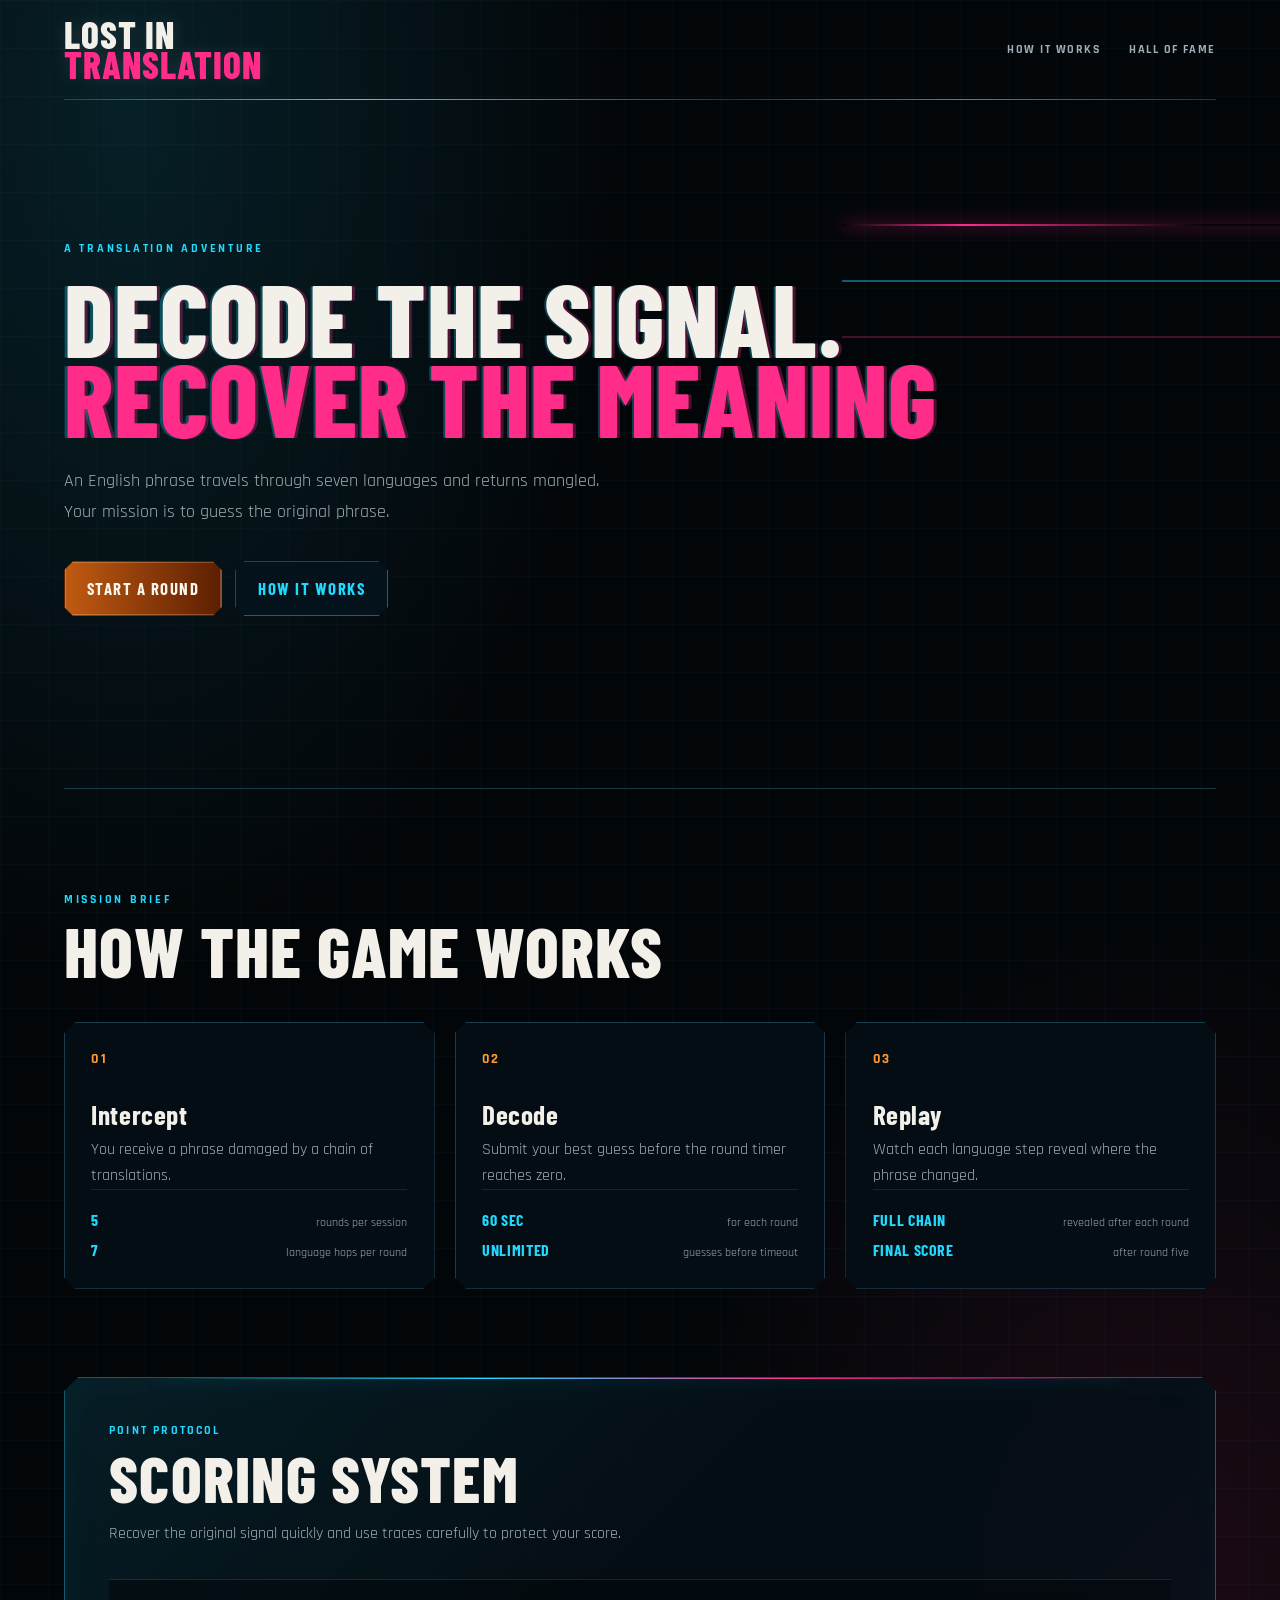
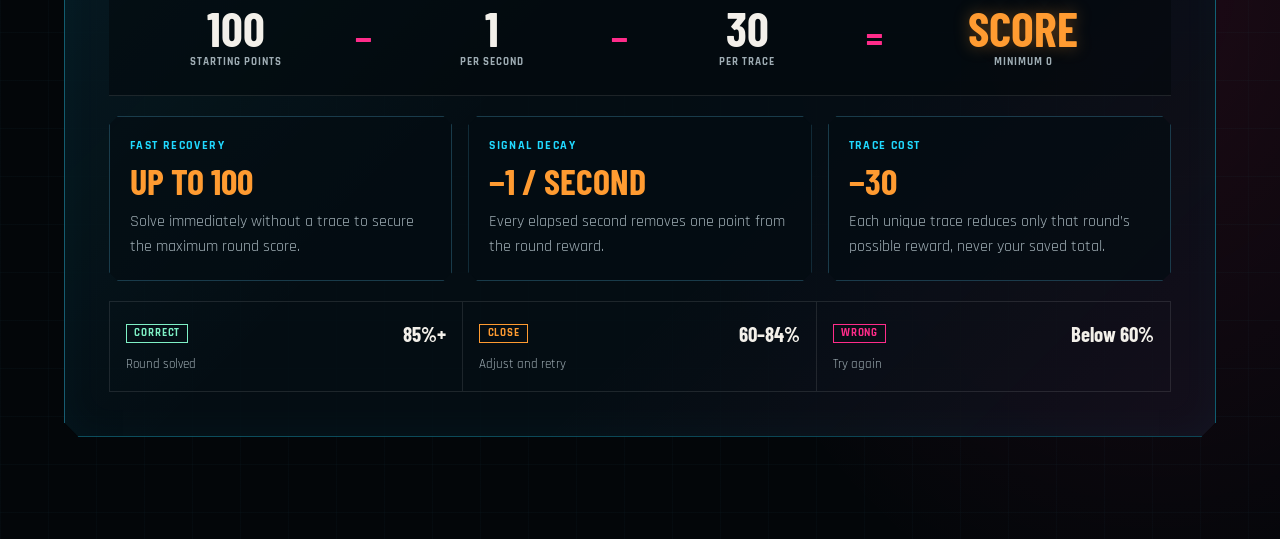
<file: index.html>
<!DOCTYPE html>
<html lang="en">
    <head>
        <meta charset="UTF-8">
        <meta name="viewport" content="width=device-width, initial-scale=1.0">
        <title>Lost in Translation</title>
        <link rel="stylesheet" href="game_client/styles/landing-page.css">
    </head>
    <body>
        <header class="site-header">
            <a class="site-logo" href="index.html">Lost in <span>Translation</span></a>
            <nav><a href="#how-it-works">How it works</a><a href="game_client/pages/hall-of-fame.html">Hall of Fame</a></nav>
        </header>
        <main>
            <section class="hero">
                <p class="eyebrow">A TRANSLATION ADVENTURE</p>
                <h1>Decode the signal.<span>Recover the meaning</span></h1>
                <p class="hero-text">An English phrase travels through seven languages and returns mangled. Your mission is to guess the original phrase.</p>
                <div class="hero-buttons">
                    <a class="primary-button" id="start-game" href="game_client/pages/game.html">Start a round</a>
                    <a class="secondary-button" href="#how-it-works">How it works</a>
                </div>
                <p class="session-message" id="session-message" aria-live="polite"></p>
            </section>
            <section class="how-it-works" id="how-it-works">
                <p class="eyebrow">MISSION BRIEF</p><h2>How the game works</h2>
                <div class="steps">
                    <article>
                        <span>01</span><h3>Intercept</h3>
                        <p>You receive a phrase damaged by a chain of translations.</p>
                        <ul class="step-facts"><li><strong>5</strong> rounds per session</li><li><strong>7</strong> language hops per round</li></ul>
                    </article>
                    <article>
                        <span>02</span><h3>Decode</h3>
                        <p>Submit your best guess before the round timer reaches zero.</p>
                        <ul class="step-facts"><li><strong>60 sec</strong> for each round</li><li><strong>Unlimited</strong> guesses before timeout</li></ul>
                    </article>
                    <article>
                        <span>03</span><h3>Replay</h3>
                        <p>Watch each language step reveal where the phrase changed.</p>
                        <ul class="step-facts"><li><strong>Full chain</strong> revealed after each round</li><li><strong>Final score</strong> after round five</li></ul>
                    </article>
                </div>
                <section class="scoring-guide" aria-labelledby="scoring-title">
                    <header class="scoring-heading">
                        <p class="scoring-kicker">POINT PROTOCOL</p>
                        <h3 id="scoring-title">Scoring system</h3>
                        <p>Recover the original signal quickly and use traces carefully to protect your score.</p>
                    </header>
                    <div class="score-formula" aria-label="One hundred points minus elapsed seconds minus thirty points per trace equals the round score">
                        <span><strong>100</strong><small>Starting points</small></span>
                        <b aria-hidden="true">−</b>
                        <span><strong>1</strong><small>Per second</small></span>
                        <b aria-hidden="true">−</b>
                        <span><strong>30</strong><small>Per trace</small></span>
                        <b aria-hidden="true">=</b>
                        <span class="score-result"><strong>Score</strong><small>Minimum 0</small></span>
                    </div>
                    <div class="score-rules">
                        <article><span>Fast recovery</span><strong>Up to 100</strong><p>Solve immediately without a trace to secure the maximum round score.</p></article>
                        <article><span>Signal decay</span><strong>−1 / second</strong><p>Every elapsed second removes one point from the round reward.</p></article>
                        <article><span>Trace cost</span><strong>−30</strong><p>Each unique trace reduces only that round’s possible reward, never your saved total.</p></article>
                    </div>
                    <div class="verdict-bands" aria-label="Guess accuracy bands">
                        <p><span class="verdict correct">Correct</span><strong>85%+</strong><small>Round solved</small></p>
                        <p><span class="verdict close">Close</span><strong>60–84%</strong><small>Adjust and retry</small></p>
                        <p><span class="verdict wrong">Wrong</span><strong>Below 60%</strong><small>Try again</small></p>
                    </div>
                </section>
            </section>
        </main>
        <script src="game_client/scripts/user.js"></script>
        <script src="game_client/scripts/landing-page.js"></script>
    </body>
</html>
</file>
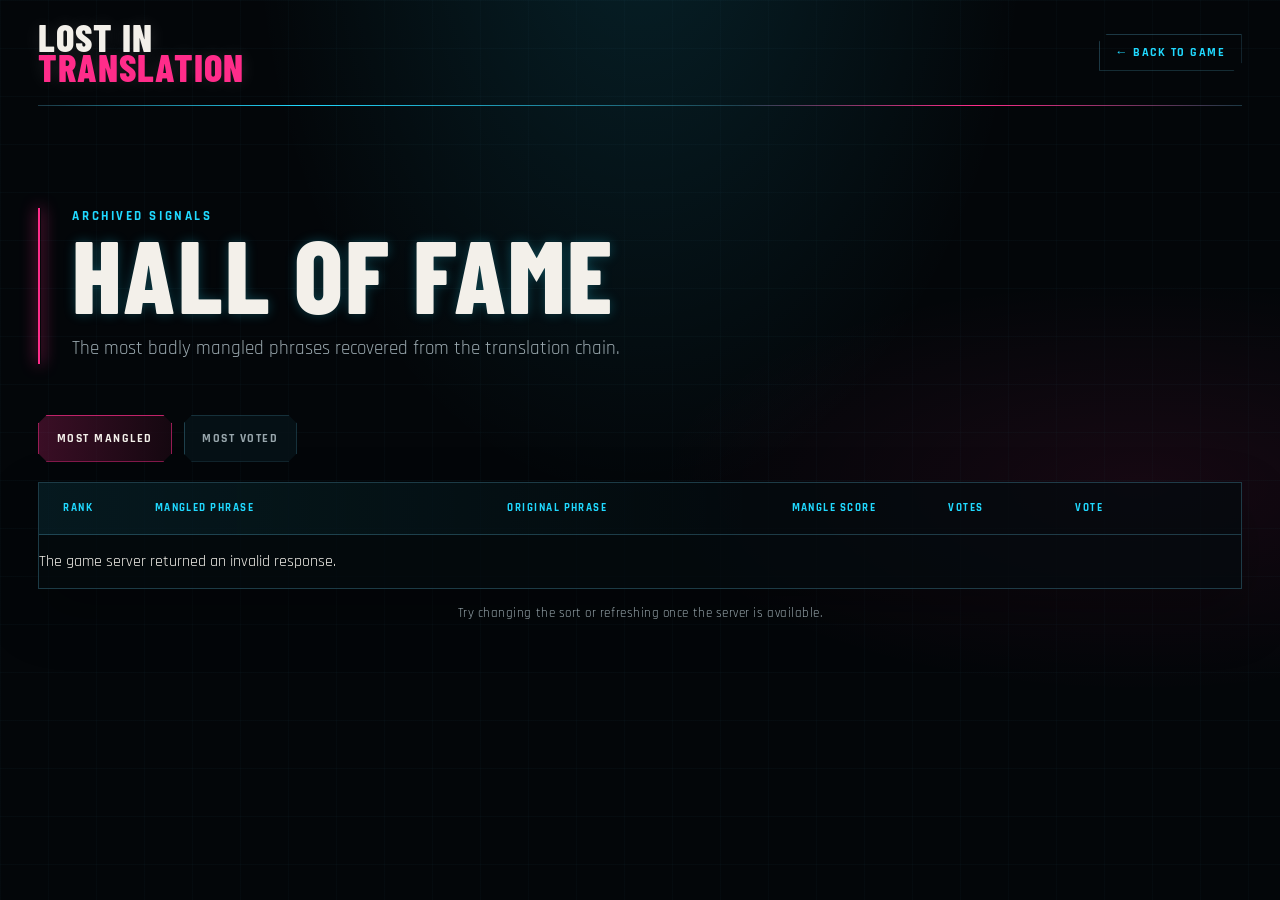
<file: game_client/pages/hall-of-fame.html>
<!DOCTYPE html>
<html lang="en">
    <head>
        <meta charset="UTF-8">
        <meta name="viewport" content="width=device-width, initial-scale=1.0">
        <title>Lost in Translation | Hall of Fame</title>
        <link rel="stylesheet" href="../styles/hall-of-fame.css">
    </head>
    <body>
        <header class="game-header">
            <a class="game-logo" href="../../index.html">LOST IN <span>TRANSLATION</span></a>
            <a class="hall-link" href="game.html">← Back to game</a>
        </header>
        <main class="hall-page">
            <section class="hall-intro"><p class="section-label">ARCHIVED SIGNALS</p><h1>Hall of Fame</h1><p>The most badly mangled phrases recovered from the translation chain.</p></section>
            <div class="sort-buttons">
                <button class="sort-button active" type="button" data-sort="mangle">Most mangled</button>
                <button class="sort-button" type="button" data-sort="votes">Most voted</button>
            </div>
            <section class="hall-list">
                <div class="hall-head"><span>Rank</span><span>Mangled phrase</span><span>Original phrase</span><span>Mangle score</span><span>Votes</span><span>Vote</span></div>
                <div id="hall-results" aria-live="polite"></div>
            </section>
            <p class="vote-note">One vote per player is enforced by the server.</p>
        </main>
        <script src="../scripts/api.js"></script>
        <script src="../scripts/user.js"></script>
        <script src="../scripts/hall-of-fame.js"></script>
    </body>
</html>
</file>
<file: game_client/styles/landing-page.css>
@import url("https://fonts.googleapis.com/css2?family=Barlow+Condensed:wght@500;600;700;800&family=Rajdhani:wght@500;600;700&display=swap");

/* Landing-page entry point: edit the focused module that owns the UI section. */
@import url("./landing-base.css");
@import url("./landing-header.css");
@import url("./landing-hero.css");
@import url("./landing-how-it-works.css");
@import url("./landing-scoring.css");
@import url("./landing-motion.css");
@import url("./landing-responsive.css");
</file>
<file: game_client/styles/hall-of-fame.css>
@import url("https://fonts.googleapis.com/css2?family=Barlow+Condensed:wght@500;600;700;800&family=Rajdhani:wght@500;600;700&display=swap");

/* Hall of Fame entry point: edit the focused module that owns the UI section. */
@import url("./hall-base.css");
@import url("./hall-header.css");
@import url("./hall-intro.css");
@import url("./hall-leaderboard.css");
@import url("./hall-motion.css");
@import url("./hall-responsive.css");
</file>
